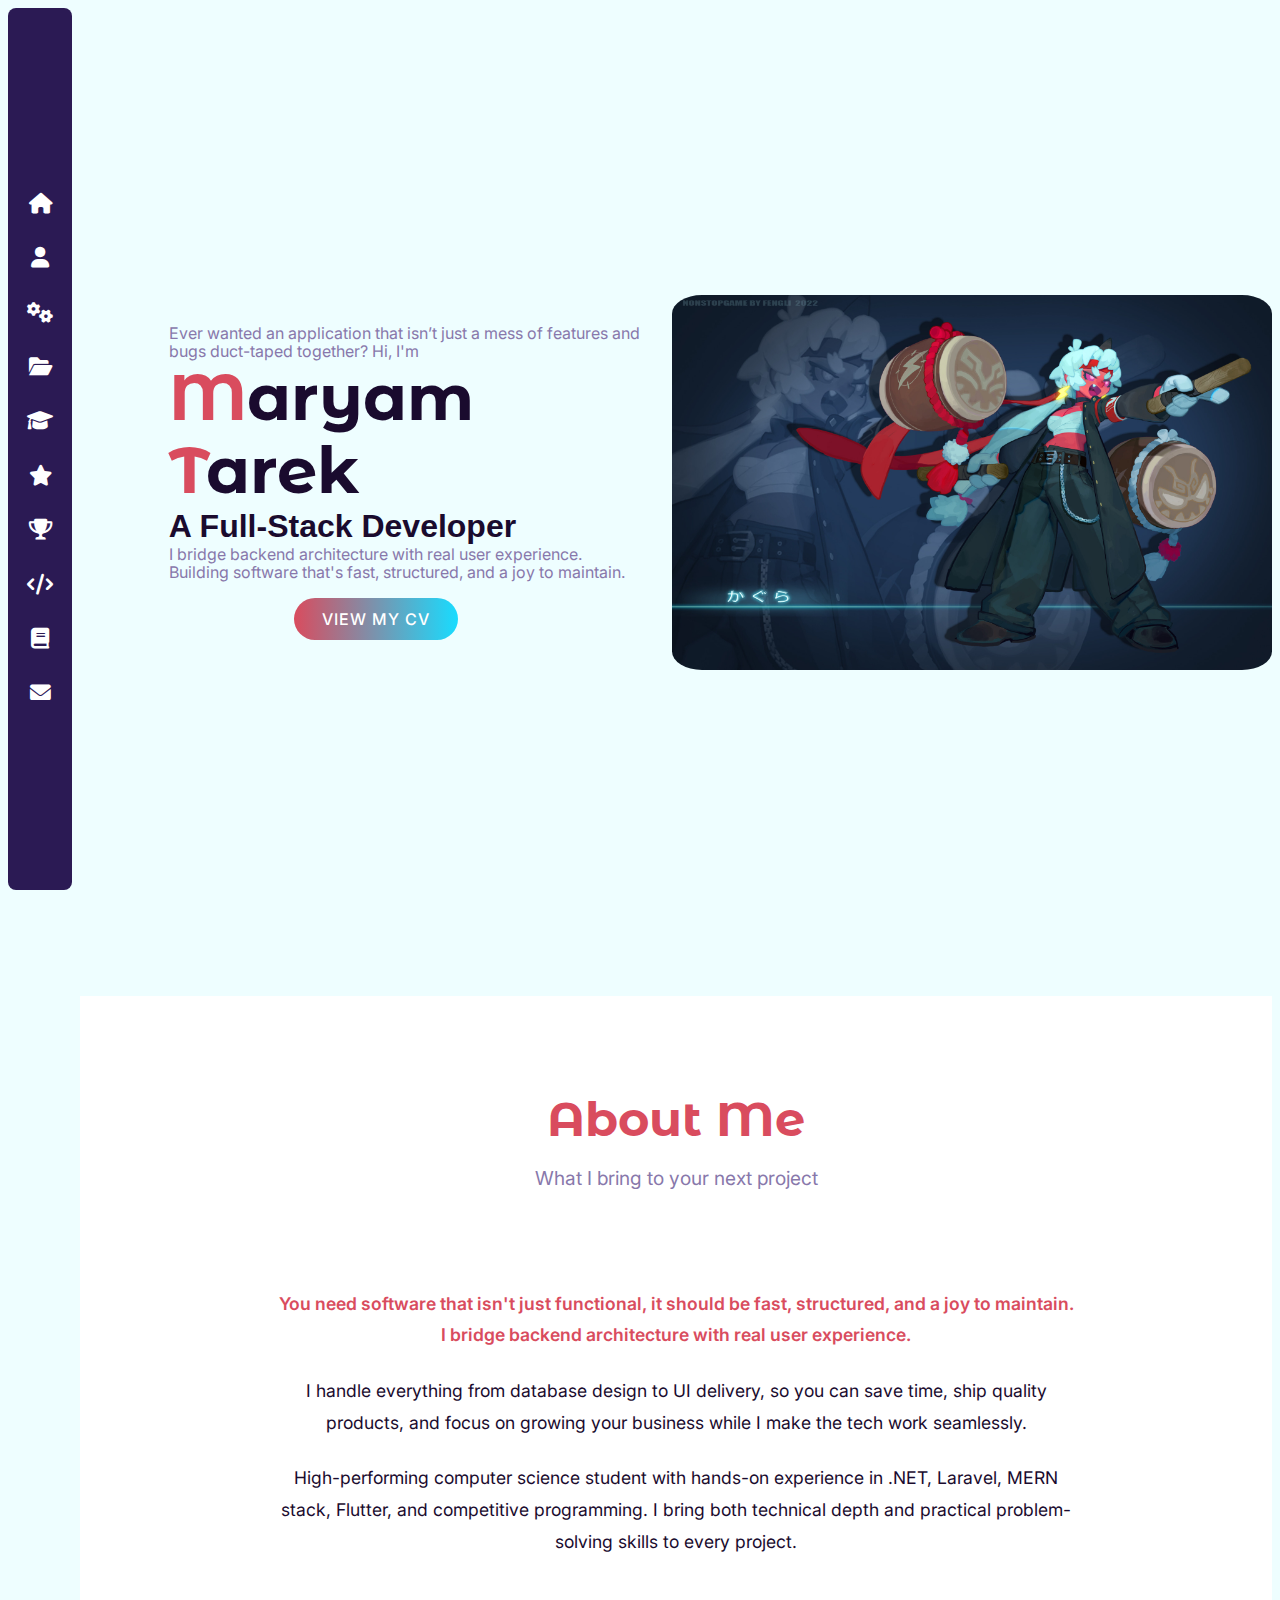
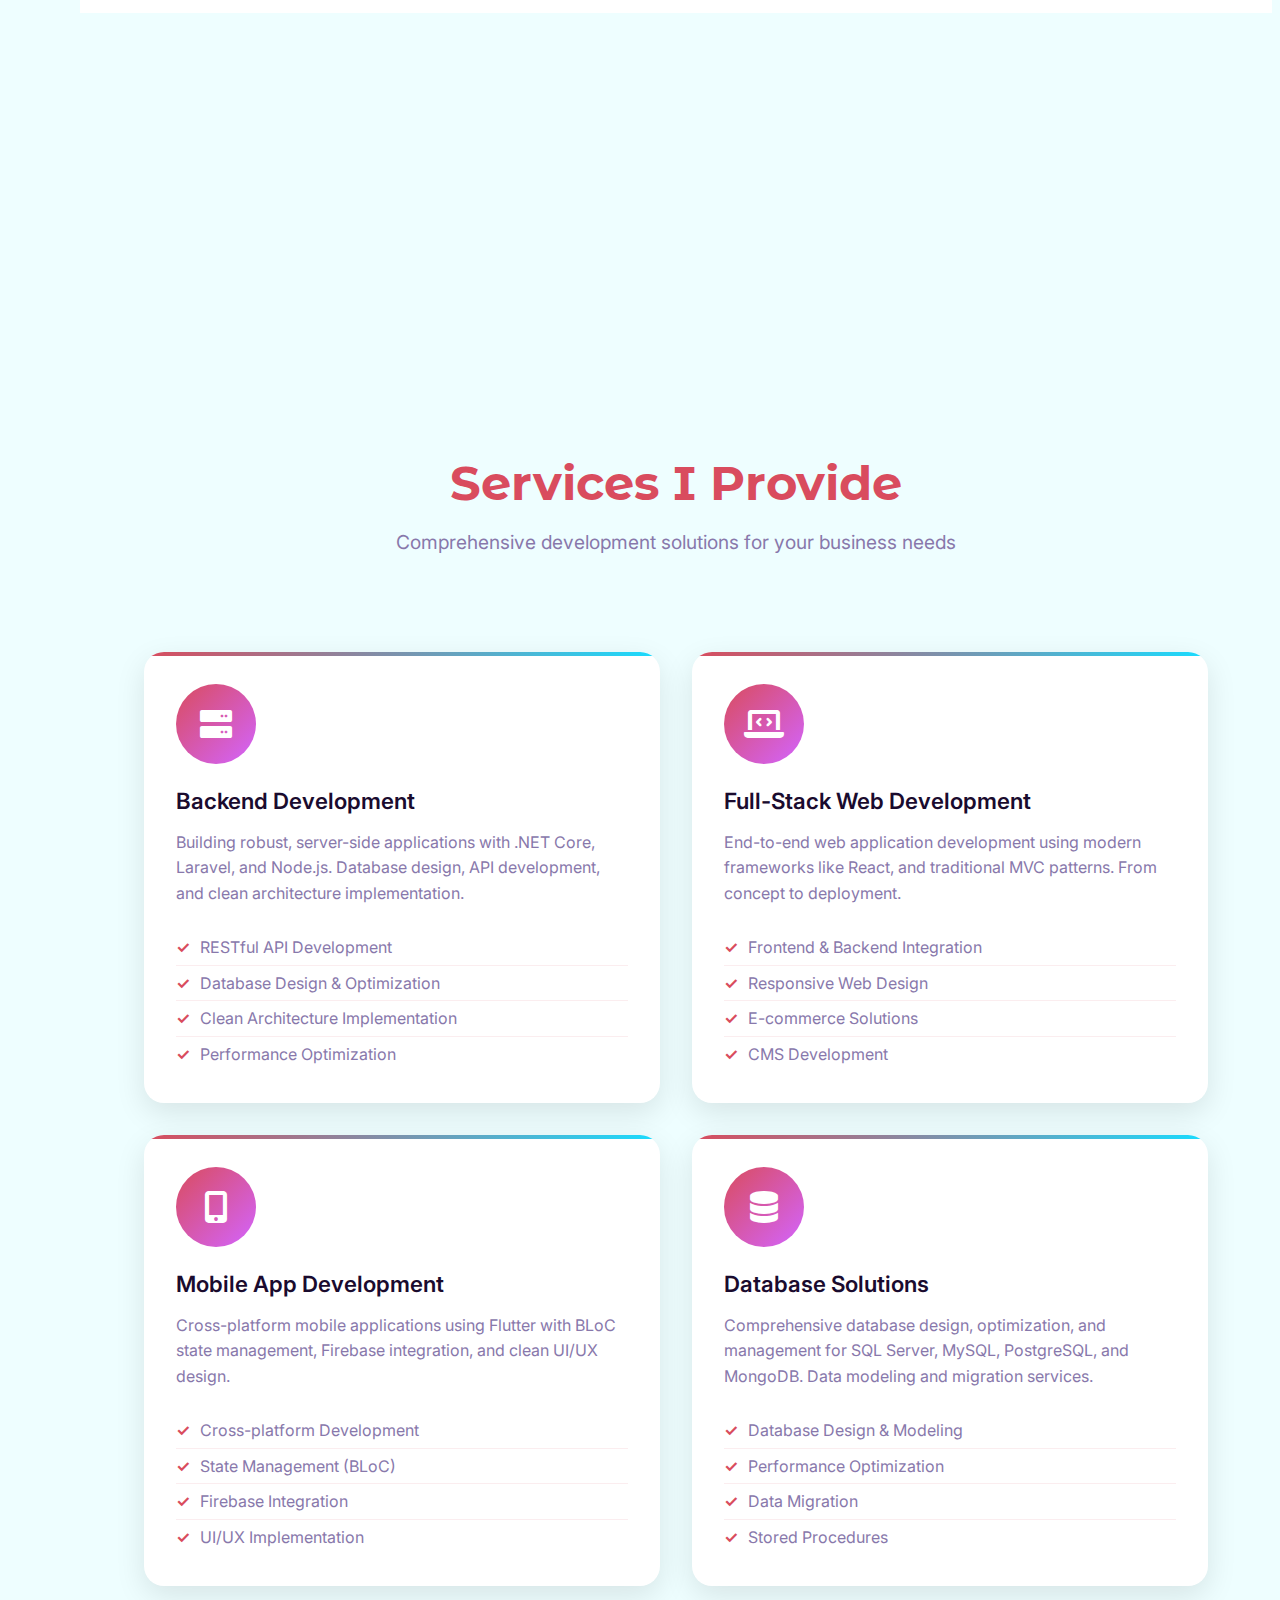
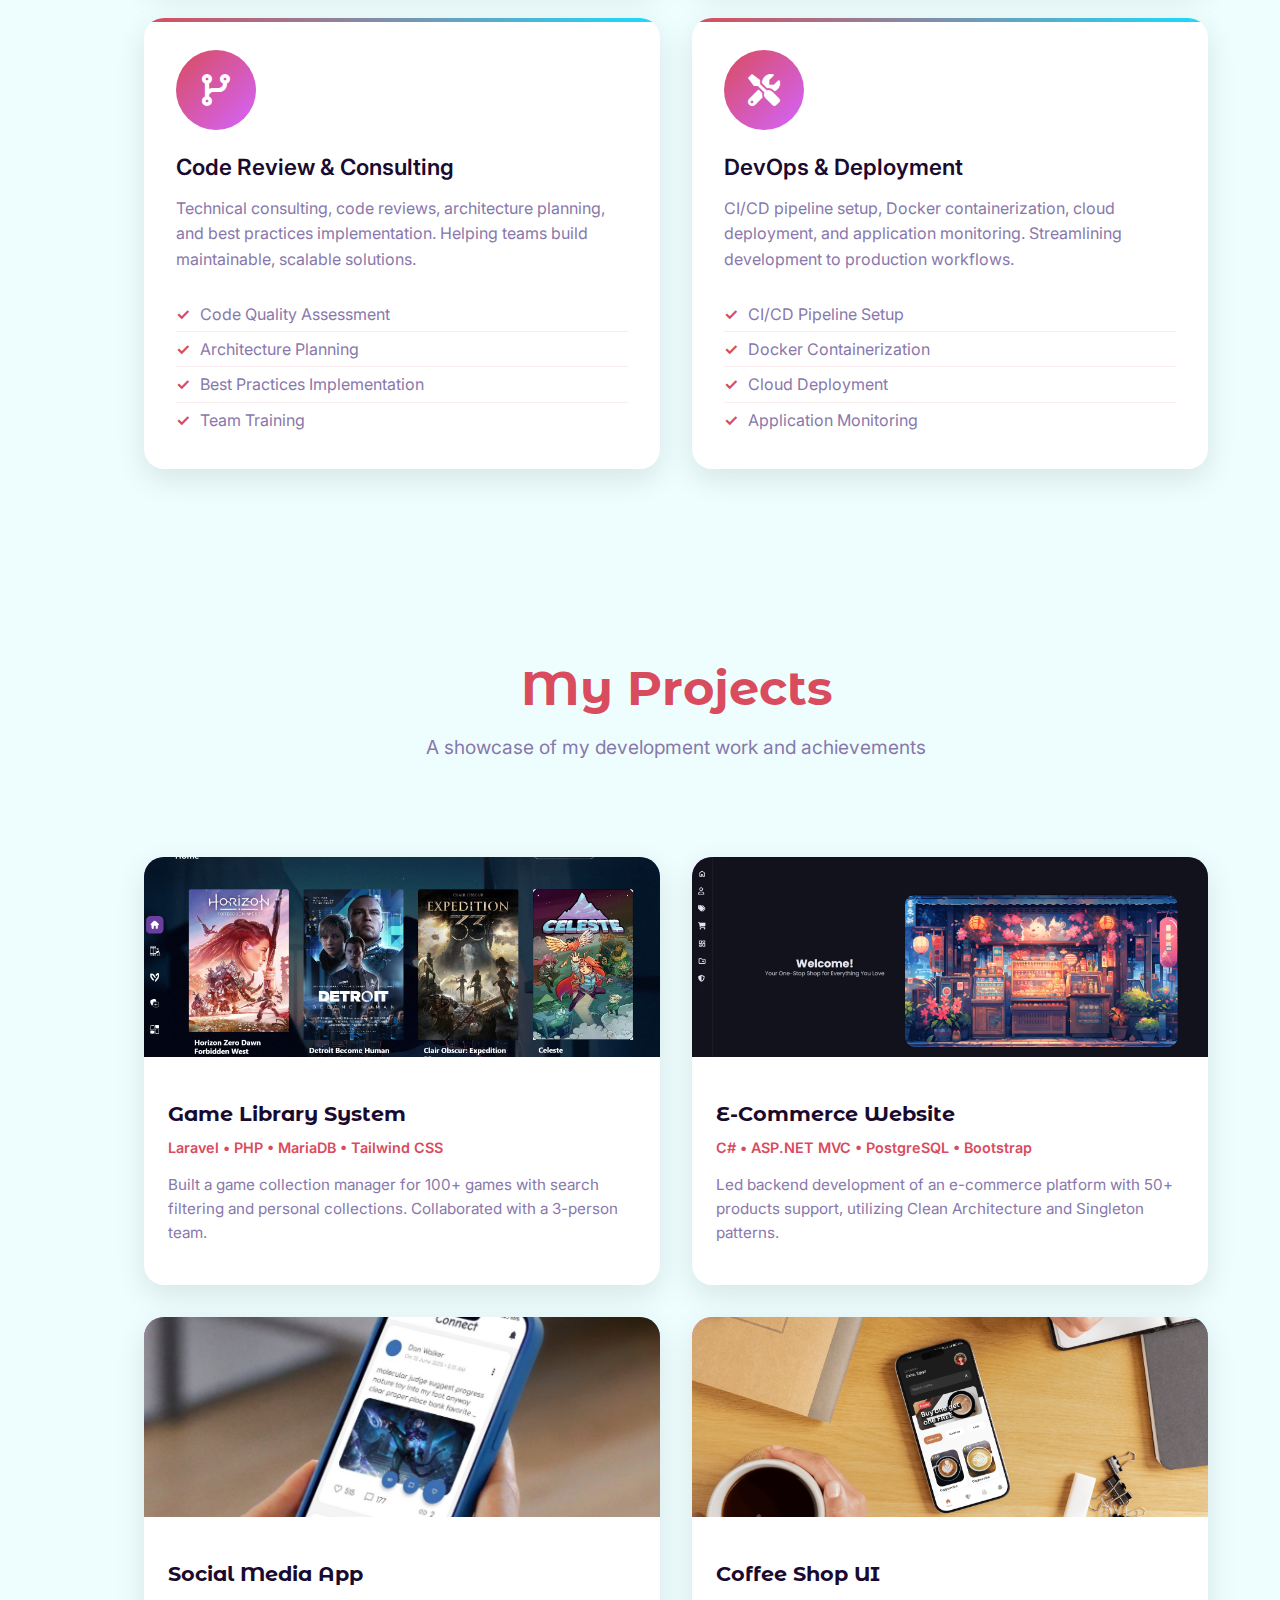
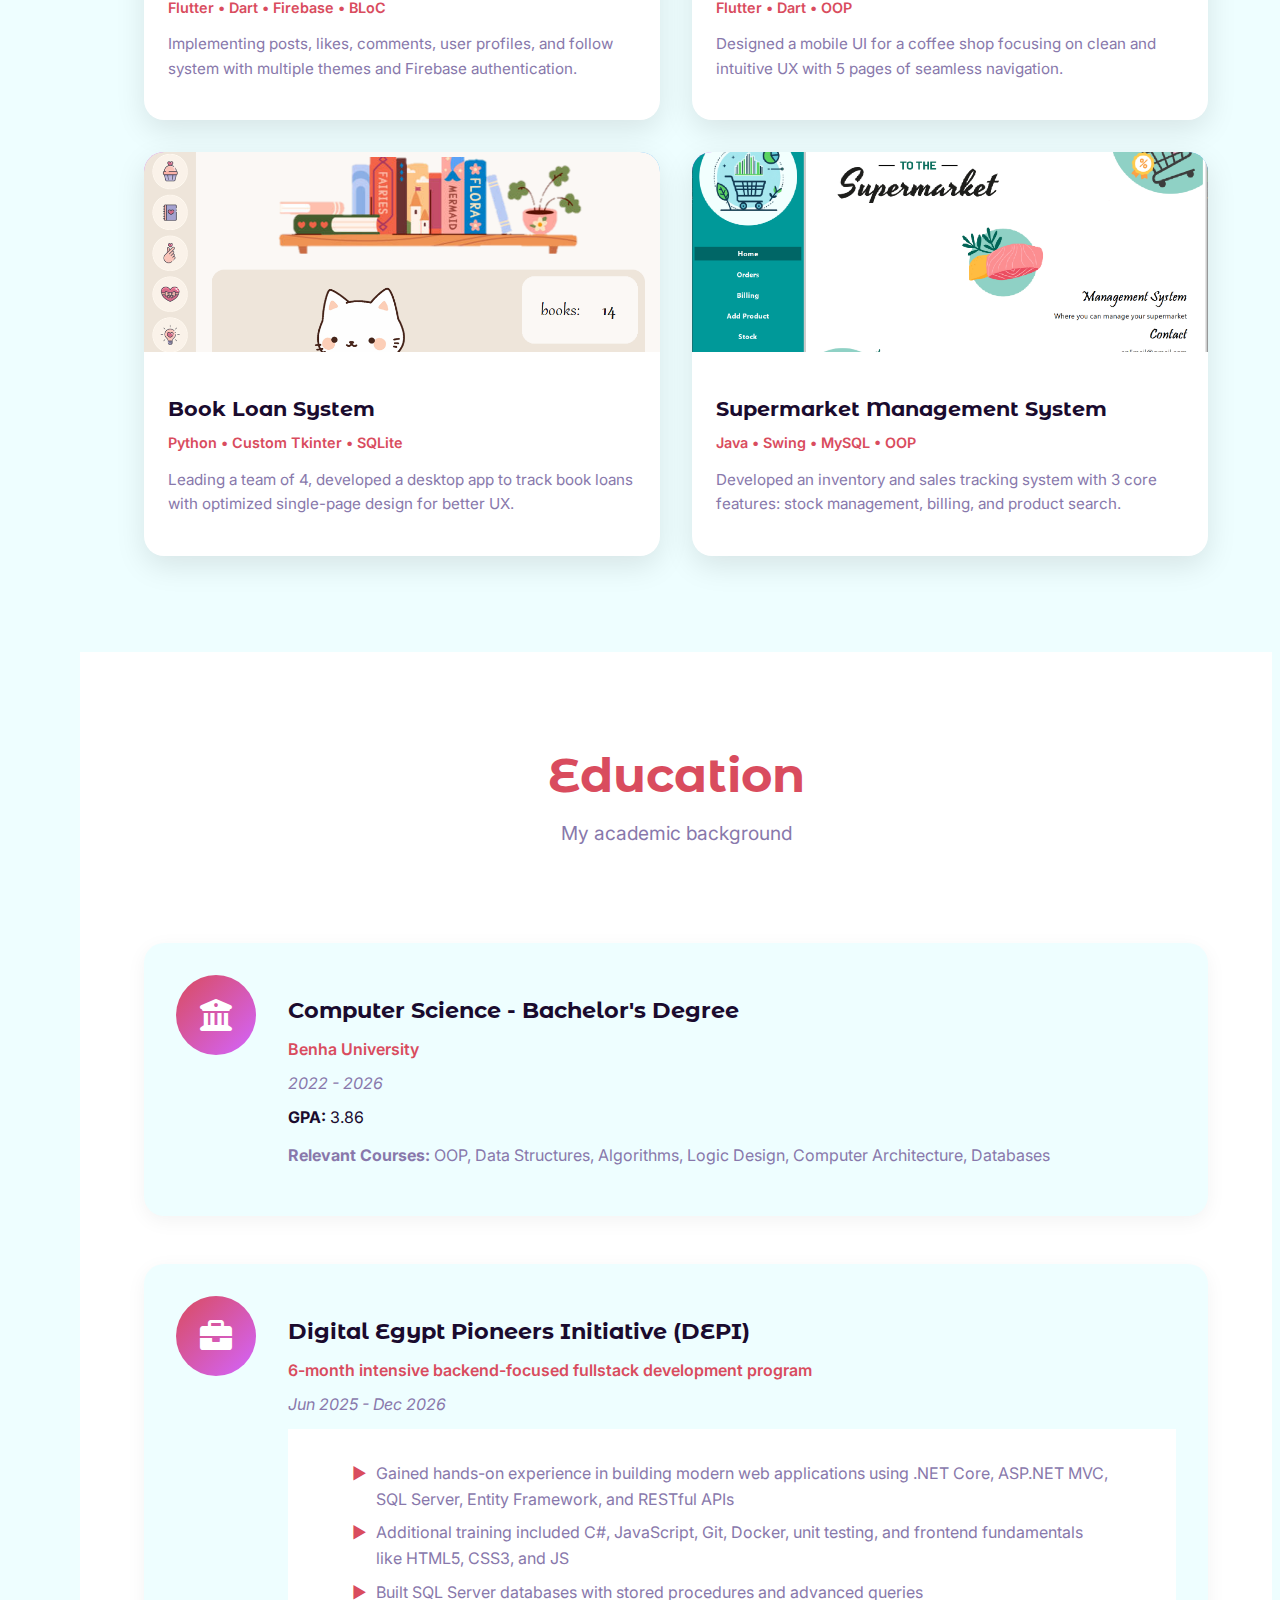
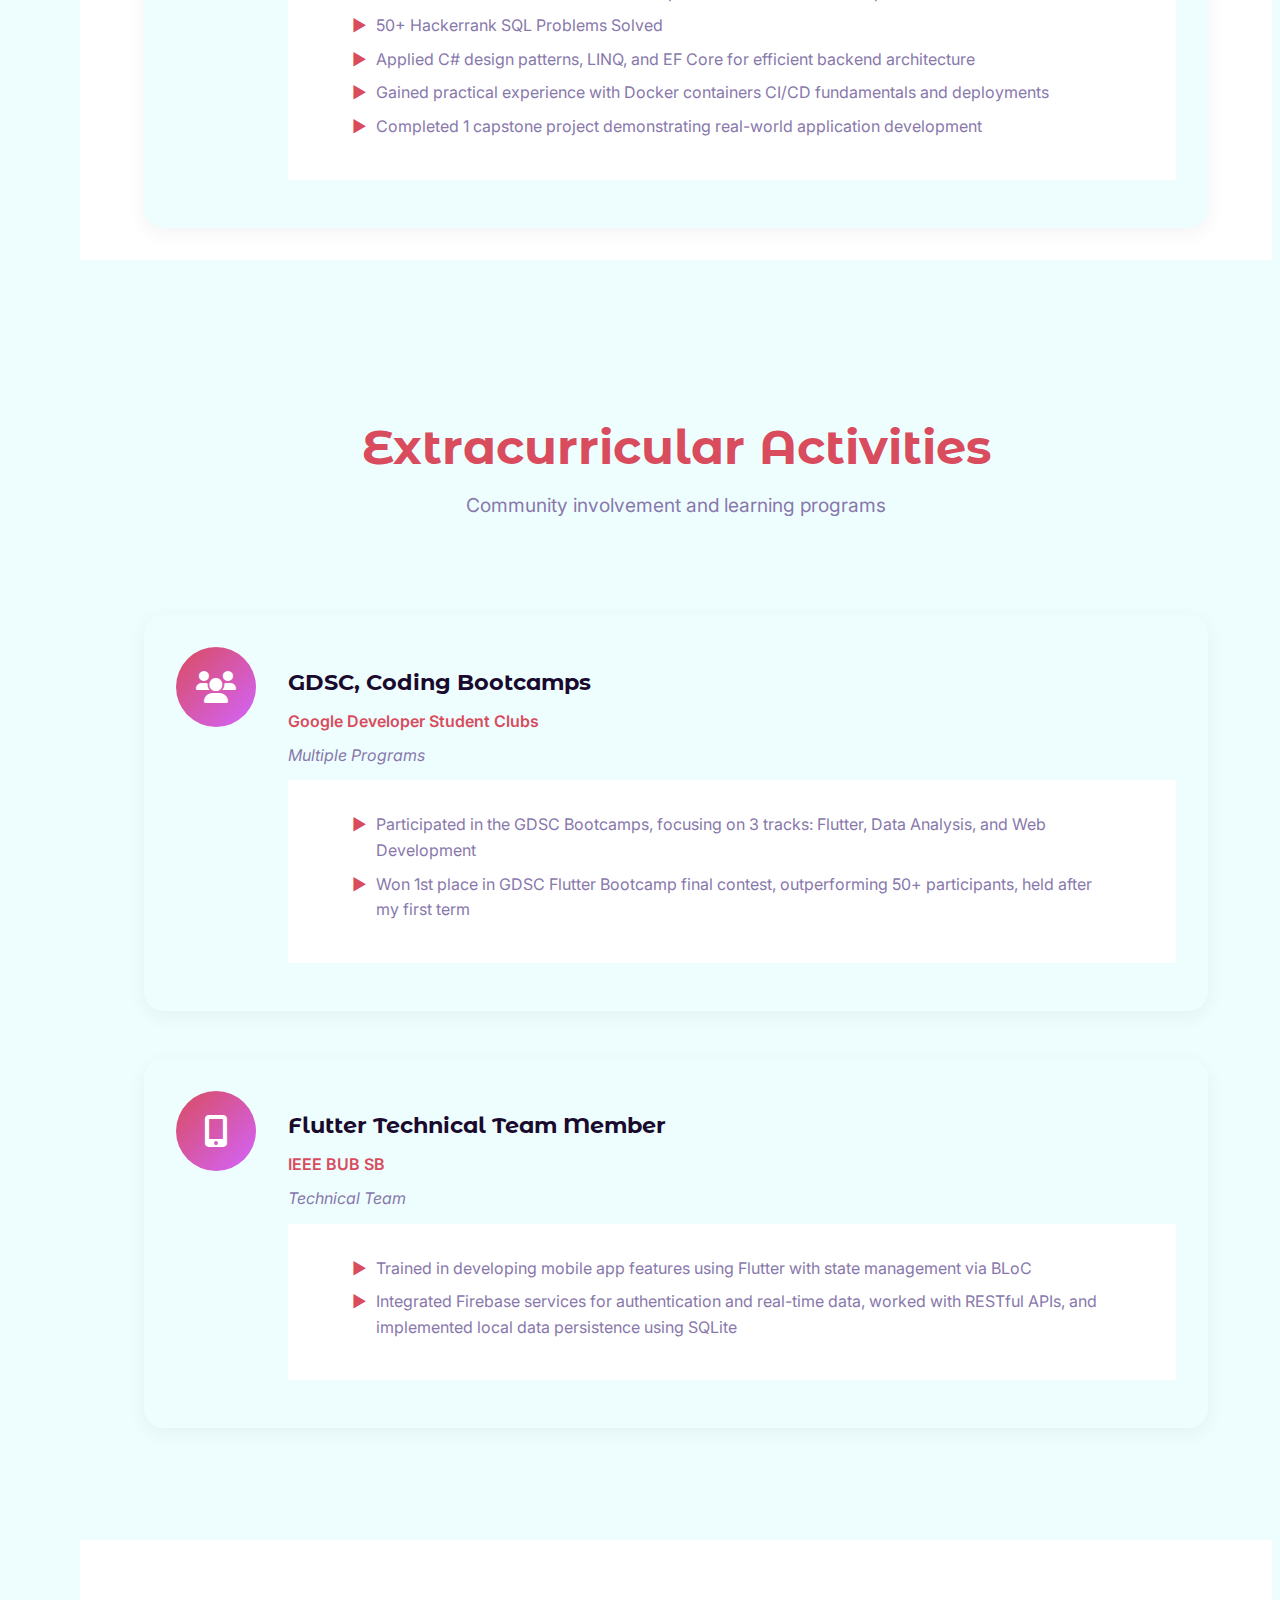
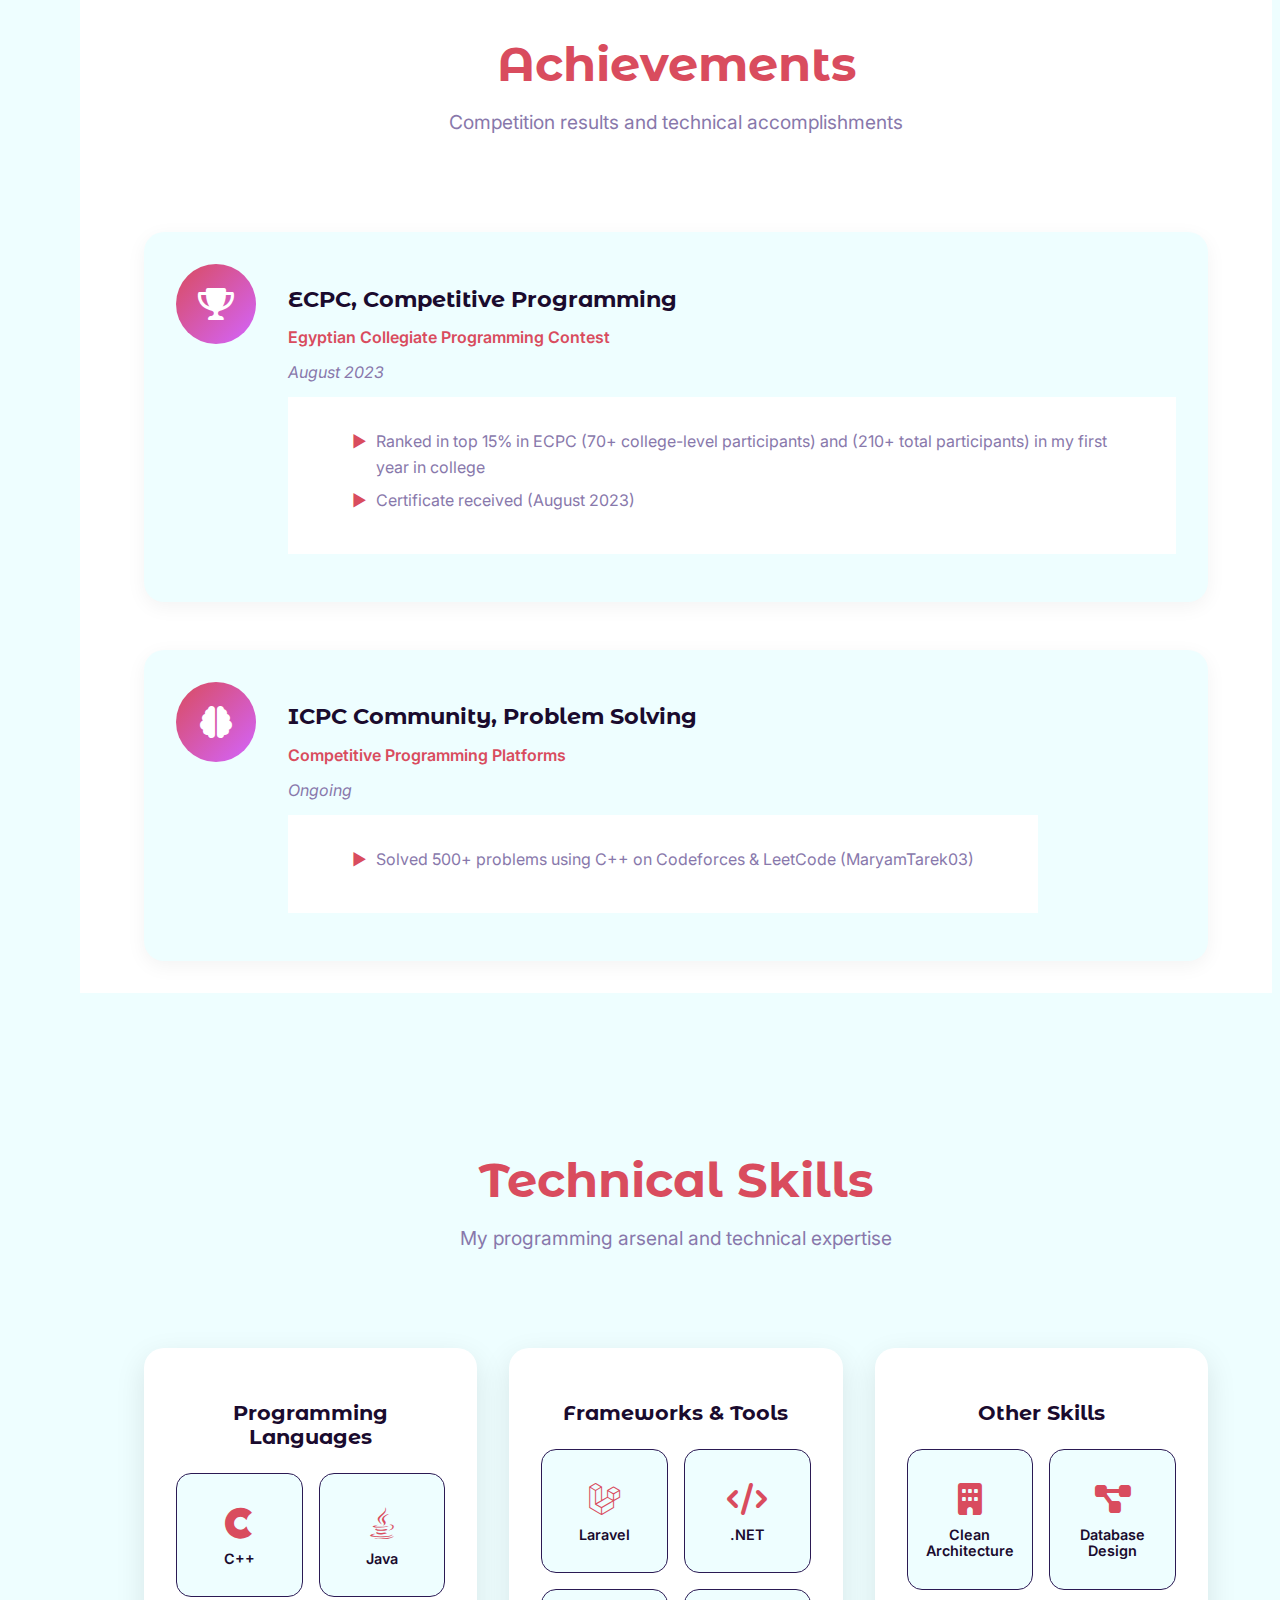
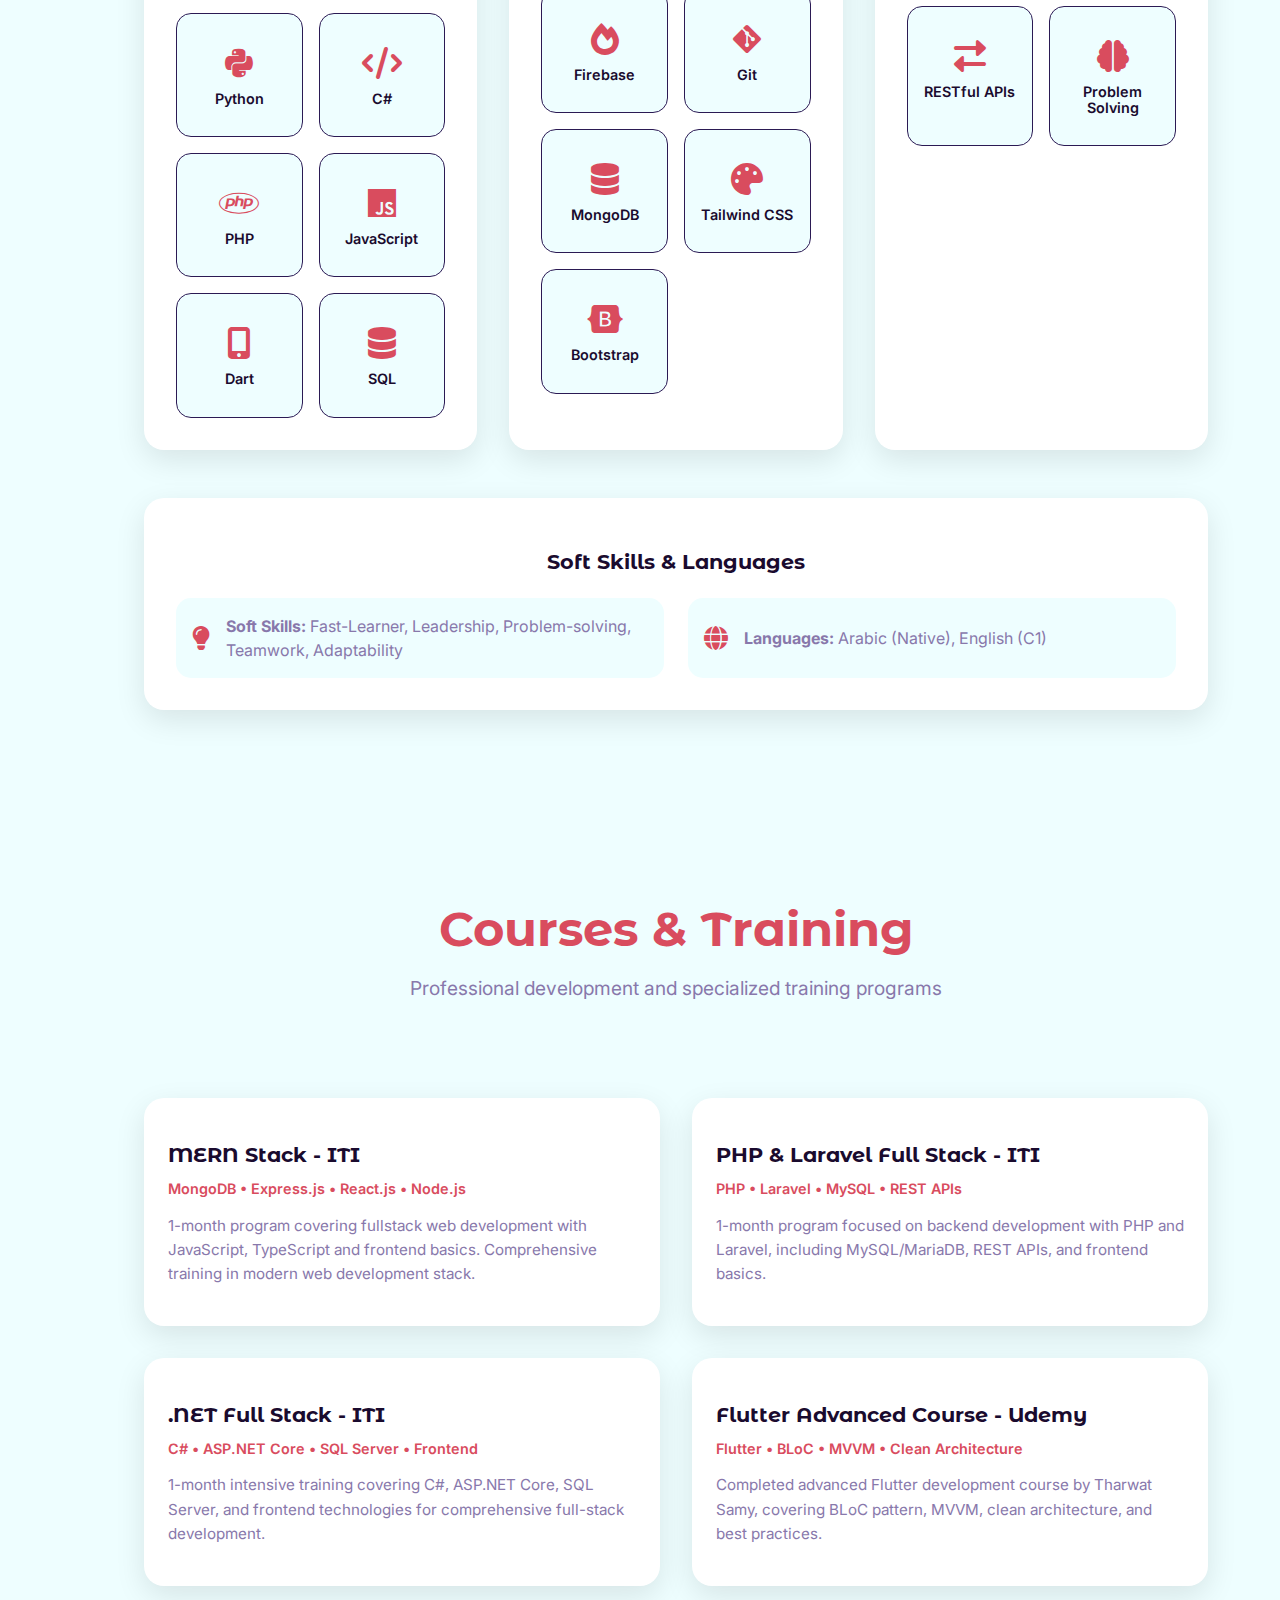
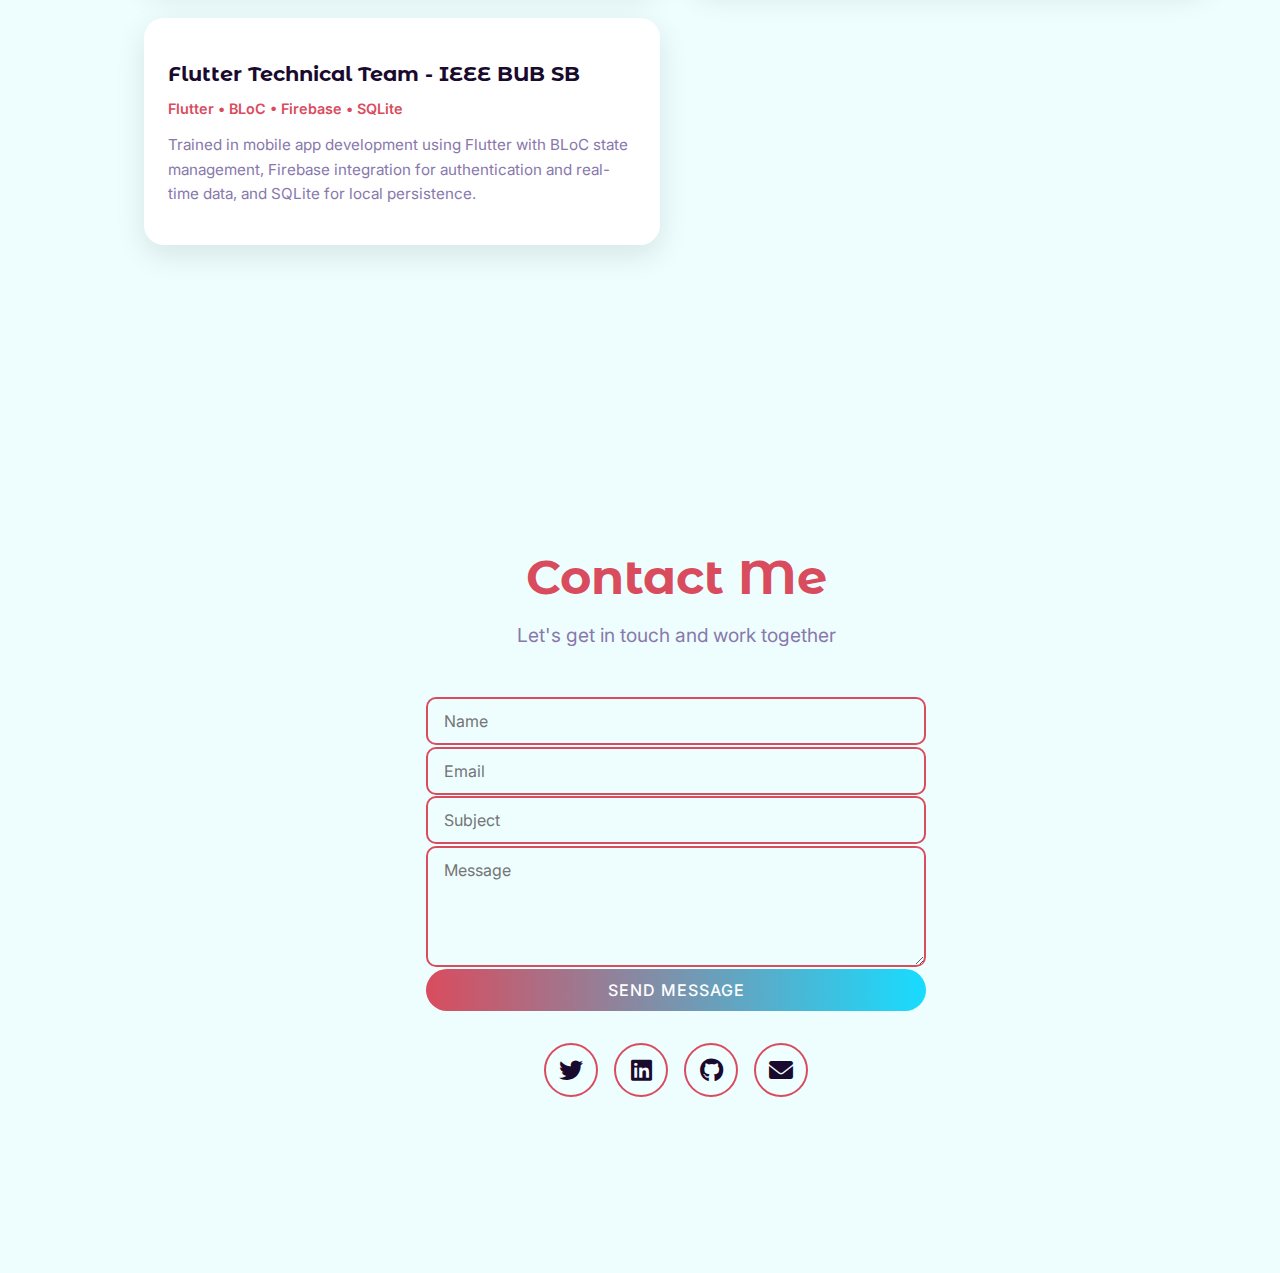
<file: Portfolio/index.html>
<!DOCTYPE html>
<html lang="en">
  <head>
    <meta charset="UTF-8" />
    <meta name="viewport" content="width=device-width, initial-scale=1.0" />
    <title>Maryam Tarek - Portfolio</title>
    <link rel="stylesheet" href="styles/reset.css" />
    <link rel="stylesheet" href="styles/style.css" />
    <link
      rel="stylesheet"
      href="https://cdnjs.cloudflare.com/ajax/libs/font-awesome/6.0.0/css/all.min.css"
    />
  </head>
  <body>
    <nav>
      <div class="web-icon"></div>
      <div class="sidebar">
        <a href="#home" class="sidebar-item">
          <i class="fas fa-home"></i>
        </a>
        <a href="#about" class="sidebar-item">
          <i class="fas fa-user"></i>
        </a>
        <a href="#services" class="sidebar-item">
          <i class="fas fa-cogs"></i>
        </a>
        <a href="#projects" class="sidebar-item">
          <i class="fas fa-folder-open"></i>
        </a>
        <a href="#education" class="sidebar-item">
          <i class="fas fa-graduation-cap"></i>
        </a>
        <a href="#activities" class="sidebar-item">
          <i class="fas fa-star"></i>
        </a>
        <a href="#achievements" class="sidebar-item">
          <i class="fas fa-trophy"></i>
        </a>
        <a href="#skills" class="sidebar-item">
          <i class="fas fa-code"></i>
        </a>
        <a href="#courses" class="sidebar-item">
          <i class="fas fa-book"></i>
        </a>
        <a href="#contact" class="sidebar-item">
          <i class="fas fa-envelope"></i>
        </a>
      </div>
    </nav>

    <main>
      <section id="home" class="section">
        <div class="home">
          <div class="home-text">
            <p>
              Ever wanted an application that isn’t just a mess of features and
              bugs duct-taped together? Hi, I'm
            </p>
            <h1><span>M</span>aryam <span>T</span>arek</h1>
            <h2>A Full-Stack Developer</h2>
            <p>
              I bridge backend architecture with real user experience. Building
              software that's fast, structured, and a joy to maintain.
            </p>
            <a
              href="MaryamTarek - Fullstack.pdf"
              target="_blank"
              type="application/pdf"
              class="btn glow-effect"
              >View My CV</a
            >
          </div>
          <div class="home-image">
            <img src="images/fengli-lee-kagura.jpg" alt="Maryam Tarek" />
          </div>
        </div>
      </section>

      <section id="about" class="section">
        <div class="about">
          <div class="page-header">
            <h1>About Me</h1>
            <p>What I bring to your next project</p>
          </div>
          <div class="about-content">
            <div class="about-text">
              <p>
                You need software that isn't just functional, it should be fast,
                structured, and a joy to maintain. I bridge backend architecture
                with real user experience.
              </p>
              <p>
                I handle everything from database design to UI delivery, so you
                can save time, ship quality products, and focus on growing your
                business while I make the tech work seamlessly.
              </p>
              <p>
                High-performing computer science student with hands-on
                experience in .NET, Laravel, MERN stack, Flutter, and
                competitive programming. I bring both technical depth and
                practical problem-solving skills to every project.
              </p>
            </div>
          </div>
        </div>
      </section>

      <section id="services" class="section">
        <div class="services">
          <div class="page-header">
            <h1>Services I Provide</h1>
            <p>Comprehensive development solutions for your business needs</p>
          </div>
          <div class="services-grid">
            <div class="service-card">
              <div class="service-icon">
                <i class="fas fa-server"></i>
              </div>
              <h3>Backend Development</h3>
              <p>
                Building robust, server-side applications with .NET Core,
                Laravel, and Node.js. Database design, API development, and
                clean architecture implementation.
              </p>
              <ul class="service-features">
                <li>RESTful API Development</li>
                <li>Database Design & Optimization</li>
                <li>Clean Architecture Implementation</li>
                <li>Performance Optimization</li>
              </ul>
            </div>

            <div class="service-card">
              <div class="service-icon">
                <i class="fas fa-laptop-code"></i>
              </div>
              <h3>Full-Stack Web Development</h3>
              <p>
                End-to-end web application development using modern frameworks
                like React, and traditional MVC patterns. From concept to
                deployment.
              </p>
              <ul class="service-features">
                <li>Frontend & Backend Integration</li>
                <li>Responsive Web Design</li>
                <li>E-commerce Solutions</li>
                <li>CMS Development</li>
              </ul>
            </div>

            <div class="service-card">
              <div class="service-icon">
                <i class="fas fa-mobile-alt"></i>
              </div>
              <h3>Mobile App Development</h3>
              <p>
                Cross-platform mobile applications using Flutter with BLoC state
                management, Firebase integration, and clean UI/UX design.
              </p>
              <ul class="service-features">
                <li>Cross-platform Development</li>
                <li>State Management (BLoC)</li>
                <li>Firebase Integration</li>
                <li>UI/UX Implementation</li>
              </ul>
            </div>

            <div class="service-card">
              <div class="service-icon">
                <i class="fas fa-database"></i>
              </div>
              <h3>Database Solutions</h3>
              <p>
                Comprehensive database design, optimization, and management for
                SQL Server, MySQL, PostgreSQL, and MongoDB. Data modeling and
                migration services.
              </p>
              <ul class="service-features">
                <li>Database Design & Modeling</li>
                <li>Performance Optimization</li>
                <li>Data Migration</li>
                <li>Stored Procedures</li>
              </ul>
            </div>

            <div class="service-card">
              <div class="service-icon">
                <i class="fas fa-code-branch"></i>
              </div>
              <h3>Code Review & Consulting</h3>
              <p>
                Technical consulting, code reviews, architecture planning, and
                best practices implementation. Helping teams build maintainable,
                scalable solutions.
              </p>
              <ul class="service-features">
                <li>Code Quality Assessment</li>
                <li>Architecture Planning</li>
                <li>Best Practices Implementation</li>
                <li>Team Training</li>
              </ul>
            </div>

            <div class="service-card">
              <div class="service-icon">
                <i class="fas fa-tools"></i>
              </div>
              <h3>DevOps & Deployment</h3>
              <p>
                CI/CD pipeline setup, Docker containerization, cloud deployment,
                and application monitoring. Streamlining development to
                production workflows.
              </p>
              <ul class="service-features">
                <li>CI/CD Pipeline Setup</li>
                <li>Docker Containerization</li>
                <li>Cloud Deployment</li>
                <li>Application Monitoring</li>
              </ul>
            </div>
          </div>
        </div>
      </section>

      <section id="projects" class="section">
        <div class="projects">
          <div class="page-header">
            <h1>My Projects</h1>
            <p>A showcase of my development work and achievements</p>
          </div>
          <div class="projects-grid">
            <div class="project-card">
              <div class="project-image">
                <img src="images/GameLibrary.png" alt="Game Library System" />
                <div class="project-overlay">
                  <div class="project-links">
                    <a
                      href="https://github.com/MaryamTarek03/game_library_laravel_v0"
                      class="project-link"
                      ><i class="fab fa-github"></i
                    ></a>
                    <a href="#" class="project-link"
                      ><i class="fas fa-external-link-alt"></i
                    ></a>
                  </div>
                </div>
              </div>
              <div class="project-content">
                <h3>Game Library System</h3>
                <p class="project-tech">
                  Laravel • PHP • MariaDB • Tailwind CSS
                </p>
                <p class="project-description">
                  Built a game collection manager for 100+ games with search
                  filtering and personal collections. Collaborated with a
                  3-person team.
                </p>
              </div>
            </div>

            <div class="project-card">
              <div class="project-image">
                <img src="images/E-Commerce.png" alt="E-Commerce Website" />
                <div class="project-overlay">
                  <div class="project-links">
                    <a
                      href="https://github.com/MaryamTarek03/E-Commerce_.NET_iTi_2024"
                      class="project-link"
                      ><i class="fab fa-github"></i
                    ></a>
                    <a href="" class="project-link"
                      ><i class="fas fa-external-link-alt"></i
                    ></a>
                  </div>
                </div>
              </div>
              <div class="project-content">
                <h3>E-Commerce Website</h3>
                <p class="project-tech">
                  C# • ASP.NET MVC • PostgreSQL • Bootstrap
                </p>
                <p class="project-description">
                  Led backend development of an e-commerce platform with 50+
                  products support, utilizing Clean Architecture and Singleton
                  patterns.
                </p>
              </div>
            </div>

            <div class="project-card">
              <div class="project-image">
                <img src="images/SocialMedia.jpg" alt="Social Media App" />
                <div class="project-overlay">
                  <div class="project-links">
                    <a
                      href="https://github.com/MaryamTarek03/Social-App"
                      class="project-link"
                      ><i class="fab fa-github"></i
                    ></a>
                    <a href="#" class="project-link"
                      ><i class="fas fa-external-link-alt"></i
                    ></a>
                  </div>
                </div>
              </div>
              <div class="project-content">
                <h3>Social Media App</h3>
                <p class="project-tech">Flutter • Dart • Firebase • BLoC</p>
                <p class="project-description">
                  Implementing posts, likes, comments, user profiles, and follow
                  system with multiple themes and Firebase authentication.
                </p>
              </div>
            </div>

            <div class="project-card">
              <div class="project-image">
                <img src="images/CoffeeShop1.png" alt="Coffee Shop UI" />
                <div class="project-overlay">
                  <div class="project-links">
                    <a
                      href="https://github.com/MaryamTarek03/Coffee-Shop"
                      class="project-link"
                      ><i class="fab fa-github"></i
                    ></a>
                    <a href="#" class="project-link"
                      ><i class="fas fa-external-link-alt"></i
                    ></a>
                  </div>
                </div>
              </div>
              <div class="project-content">
                <h3>Coffee Shop UI</h3>
                <p class="project-tech">Flutter • Dart • OOP</p>
                <p class="project-description">
                  Designed a mobile UI for a coffee shop focusing on clean and
                  intuitive UX with 5 pages of seamless navigation.
                </p>
              </div>
            </div>

            <div class="project-card">
              <div class="project-image">
                <img src="images/PythonLibrary.png" alt="Book Loan System" />
                <div class="project-overlay">
                  <div class="project-links">
                    <a
                      href="https://github.com/MaryamTarek03/python-library-system"
                      class="project-link"
                      ><i class="fab fa-github"></i
                    ></a>
                    <a href="#" class="project-link"
                      ><i class="fas fa-external-link-alt"></i
                    ></a>
                  </div>
                </div>
              </div>
              <div class="project-content">
                <h3>Book Loan System</h3>
                <p class="project-tech">Python • Custom Tkinter • SQLite</p>
                <p class="project-description">
                  Leading a team of 4, developed a desktop app to track book
                  loans with optimized single-page design for better UX.
                </p>
              </div>
            </div>

            <div class="project-card">
              <div class="project-image">
                <img
                  src="images/Supermarket.png"
                  alt="Supermarket Management System"
                />
                <div class="project-overlay">
                  <div class="project-links">
                    <a
                      href="https://github.com/MaryamTarek03/Supermarket-Management-System"
                      class="project-link"
                      ><i class="fab fa-github"></i
                    ></a>
                    <a href="#" class="project-link"
                      ><i class="fas fa-external-link-alt"></i
                    ></a>
                  </div>
                </div>
              </div>
              <div class="project-content">
                <h3>Supermarket Management System</h3>
                <p class="project-tech">Java • Swing • MySQL • OOP</p>
                <p class="project-description">
                  Developed an inventory and sales tracking system with 3 core
                  features: stock management, billing, and product search.
                </p>
              </div>
            </div>
          </div>
        </div>
      </section>

      <section id="education" class="section">
        <div class="education">
          <div class="page-header">
            <h1>Education</h1>
            <p>My academic background</p>
          </div>
          <div class="education-content">
            <div class="education-item">
              <div class="education-icon">
                <i class="fas fa-university"></i>
              </div>
              <div class="education-details">
                <h3>Computer Science - Bachelor's Degree</h3>
                <p class="university">Benha University</p>
                <p class="duration">2022 - 2026</p>
                <p class="gpa"><strong>GPA:</strong> 3.86</p>
                <p class="courses">
                  <strong>Relevant Courses:</strong> OOP, Data Structures,
                  Algorithms, Logic Design, Computer Architecture, Databases
                </p>
              </div>
            </div>

            <div class="education-item">
              <div class="education-icon">
                <i class="fas fa-briefcase"></i>
              </div>
              <div class="education-details">
                <h3>Digital Egypt Pioneers Initiative (DEPI)</h3>
                <p class="university">
                  6-month intensive backend-focused fullstack development
                  program
                </p>
                <p class="duration">Jun 2025 - Dec 2026</p>
                <ul class="achievements">
                  <li>
                    Gained hands-on experience in building modern web
                    applications using .NET Core, ASP.NET MVC, SQL Server,
                    Entity Framework, and RESTful APIs
                  </li>
                  <li>
                    Additional training included C#, JavaScript, Git, Docker,
                    unit testing, and frontend fundamentals like HTML5, CSS3,
                    and JS
                  </li>
                  <li>
                    Built SQL Server databases with stored procedures and
                    advanced queries
                  </li>
                  <li>50+ Hackerrank SQL Problems Solved</li>
                  <li>
                    Applied C# design patterns, LINQ, and EF Core for efficient
                    backend architecture
                  </li>
                  <li>
                    Gained practical experience with Docker containers CI/CD
                    fundamentals and deployments
                  </li>
                  <li>
                    Completed 1 capstone project demonstrating real-world
                    application development
                  </li>
                </ul>
              </div>
            </div>
          </div>
        </div>
      </section>

      <section id="activities" class="section">
        <div class="activities">
          <div class="page-header">
            <h1>Extracurricular Activities</h1>
            <p>Community involvement and learning programs</p>
          </div>
          <div class="education-content">
            <div class="education-item">
              <div class="education-icon">
                <i class="fas fa-users"></i>
              </div>
              <div class="education-details">
                <h3>GDSC, Coding Bootcamps</h3>
                <p class="university">Google Developer Student Clubs</p>
                <p class="duration">Multiple Programs</p>
                <ul class="achievements">
                  <li>
                    Participated in the GDSC Bootcamps, focusing on 3 tracks:
                    Flutter, Data Analysis, and Web Development
                  </li>
                  <li>
                    Won 1st place in GDSC Flutter Bootcamp final contest,
                    outperforming 50+ participants, held after my first term
                  </li>
                </ul>
              </div>
            </div>

            <div class="education-item">
              <div class="education-icon">
                <i class="fas fa-mobile-alt"></i>
              </div>
              <div class="education-details">
                <h3>Flutter Technical Team Member</h3>
                <p class="university">IEEE BUB SB</p>
                <p class="duration">Technical Team</p>
                <ul class="achievements">
                  <li>
                    Trained in developing mobile app features using Flutter with
                    state management via BLoC
                  </li>
                  <li>
                    Integrated Firebase services for authentication and
                    real-time data, worked with RESTful APIs, and implemented
                    local data persistence using SQLite
                  </li>
                </ul>
              </div>
            </div>
          </div>
        </div>
      </section>

      <section id="achievements" class="section">
        <div class="achievements">
          <div class="page-header">
            <h1>Achievements</h1>
            <p>Competition results and technical accomplishments</p>
          </div>
          <div class="education-content">
            <div class="education-item">
              <div class="education-icon">
                <i class="fas fa-trophy"></i>
              </div>
              <div class="education-details">
                <h3>ECPC, Competitive Programming</h3>
                <p class="university">
                  Egyptian Collegiate Programming Contest
                </p>
                <p class="duration">August 2023</p>
                <ul class="achievements">
                  <li>
                    Ranked in top 15% in ECPC (70+ college-level participants)
                    and (210+ total participants) in my first year in college
                  </li>
                  <li>Certificate received (August 2023)</li>
                </ul>
              </div>
            </div>

            <div class="education-item">
              <div class="education-icon">
                <i class="fas fa-brain"></i>
              </div>
              <div class="education-details">
                <h3>ICPC Community, Problem Solving</h3>
                <p class="university">Competitive Programming Platforms</p>
                <p class="duration">Ongoing</p>
                <ul class="achievements">
                  <li>
                    Solved 500+ problems using C++ on Codeforces & LeetCode
                    (MaryamTarek03)
                  </li>
                </ul>
              </div>
            </div>
          </div>
        </div>
      </section>

      <section id="skills" class="section">
        <div class="skills">
          <div class="page-header">
            <h1>Technical Skills</h1>
            <p>My programming arsenal and technical expertise</p>
          </div>
          <div class="skills-grid">
            <div class="skill-category">
              <h3>Programming Languages</h3>
              <div class="tech-inventory">
                <div class="inventory-item">
                  <div class="item-icon">
                    <i class="fab fa-cuttlefish"></i>
                  </div>
                  <div class="item-name">C++</div>
                </div>
                <div class="inventory-item">
                  <div class="item-icon"><i class="fab fa-java"></i></div>
                  <div class="item-name">Java</div>
                </div>
                <div class="inventory-item">
                  <div class="item-icon"><i class="fab fa-python"></i></div>
                  <div class="item-name">Python</div>
                </div>
                <div class="inventory-item">
                  <div class="item-icon"><i class="fas fa-code"></i></div>
                  <div class="item-name">C#</div>
                </div>
                <div class="inventory-item">
                  <div class="item-icon"><i class="fab fa-php"></i></div>
                  <div class="item-name">PHP</div>
                </div>
                <div class="inventory-item">
                  <div class="item-icon"><i class="fab fa-js"></i></div>
                  <div class="item-name">JavaScript</div>
                </div>
                <div class="inventory-item">
                  <div class="item-icon">
                    <i class="fas fa-mobile-alt"></i>
                  </div>
                  <div class="item-name">Dart</div>
                </div>
                <div class="inventory-item">
                  <div class="item-icon">
                    <i class="fas fa-database"></i>
                  </div>
                  <div class="item-name">SQL</div>
                </div>
              </div>
            </div>
            <div class="skill-category">
              <h3>Frameworks & Tools</h3>
              <div class="tech-inventory">
                <div class="inventory-item">
                  <div class="item-icon">
                    <i class="fab fa-laravel"></i>
                  </div>
                  <div class="item-name">Laravel</div>
                </div>
                <div class="inventory-item">
                  <div class="item-icon"><i class="fas fa-code"></i></div>
                  <div class="item-name">.NET</div>
                </div>
                <div class="inventory-item">
                  <div class="item-icon"><i class="fas fa-fire"></i></div>
                  <div class="item-name">Firebase</div>
                </div>
                <div class="inventory-item">
                  <div class="item-icon">
                    <i class="fab fa-git-alt"></i>
                  </div>
                  <div class="item-name">Git</div>
                </div>
                <div class="inventory-item">
                  <div class="item-icon">
                    <i class="fas fa-database"></i>
                  </div>
                  <div class="item-name">MongoDB</div>
                </div>
                <div class="inventory-item">
                  <div class="item-icon">
                    <i class="fas fa-palette"></i>
                  </div>
                  <div class="item-name">Tailwind CSS</div>
                </div>
                <div class="inventory-item">
                  <div class="item-icon">
                    <i class="fab fa-bootstrap"></i>
                  </div>
                  <div class="item-name">Bootstrap</div>
                </div>
              </div>
            </div>
            <div class="skill-category">
              <h3>Other Skills</h3>
              <div class="tech-inventory">
                <div class="inventory-item">
                  <div class="item-icon">
                    <i class="fas fa-building"></i>
                  </div>
                  <div class="item-name">Clean Architecture</div>
                </div>
                <div class="inventory-item">
                  <div class="item-icon">
                    <i class="fas fa-project-diagram"></i>
                  </div>
                  <div class="item-name">Database Design</div>
                </div>
                <div class="inventory-item">
                  <div class="item-icon">
                    <i class="fas fa-exchange-alt"></i>
                  </div>
                  <div class="item-name">RESTful APIs</div>
                </div>
                <div class="inventory-item">
                  <div class="item-icon"><i class="fas fa-brain"></i></div>
                  <div class="item-name">Problem Solving</div>
                </div>
              </div>
            </div>
          </div>

          <div class="soft-skills-section">
            <h3>Soft Skills & Languages</h3>
            <div class="soft-skills-grid">
              <div class="soft-skill-item">
                <i class="fas fa-lightbulb"></i>
                <span
                  ><strong>Soft Skills:</strong> Fast-Learner, Leadership,
                  Problem-solving, Teamwork, Adaptability</span
                >
              </div>
              <div class="soft-skill-item">
                <i class="fas fa-globe"></i>
                <span
                  ><strong>Languages:</strong> Arabic (Native), English
                  (C1)</span
                >
              </div>
            </div>
          </div>
        </div>
      </section>

      <section id="courses" class="section">
        <div class="projects">
          <div class="page-header">
            <h1>Courses & Training</h1>
            <p>Professional development and specialized training programs</p>
          </div>
          <div class="projects-grid">
            <div class="project-card">
              <div class="project-content">
                <h3>MERN Stack - ITI</h3>
                <p class="project-tech">
                  MongoDB • Express.js • React.js • Node.js
                </p>
                <p class="project-description">
                  1-month program covering fullstack web development with
                  JavaScript, TypeScript and frontend basics. Comprehensive
                  training in modern web development stack.
                </p>
              </div>
            </div>

            <div class="project-card">
              <div class="project-content">
                <h3>PHP & Laravel Full Stack - ITI</h3>
                <p class="project-tech">PHP • Laravel • MySQL • REST APIs</p>
                <p class="project-description">
                  1-month program focused on backend development with PHP and
                  Laravel, including MySQL/MariaDB, REST APIs, and frontend
                  basics.
                </p>
              </div>
            </div>

            <div class="project-card">
              <div class="project-content">
                <h3>.NET Full Stack - ITI</h3>
                <p class="project-tech">
                  C# • ASP.NET Core • SQL Server • Frontend
                </p>
                <p class="project-description">
                  1-month intensive training covering C#, ASP.NET Core, SQL
                  Server, and frontend technologies for comprehensive full-stack
                  development.
                </p>
              </div>
            </div>

            <div class="project-card">
              <div class="project-content">
                <h3>Flutter Advanced Course - Udemy</h3>
                <p class="project-tech">
                  Flutter • BLoC • MVVM • Clean Architecture
                </p>
                <p class="project-description">
                  Completed advanced Flutter development course by Tharwat Samy,
                  covering BLoC pattern, MVVM, clean architecture, and best
                  practices.
                </p>
              </div>
            </div>

            <div class="project-card">
              <div class="project-content">
                <h3>Flutter Technical Team - IEEE BUB SB</h3>
                <p class="project-tech">Flutter • BLoC • Firebase • SQLite</p>
                <p class="project-description">
                  Trained in mobile app development using Flutter with BLoC
                  state management, Firebase integration for authentication and
                  real-time data, and SQLite for local persistence.
                </p>
              </div>
            </div>
          </div>
        </div>
      </section>

      <section id="contact" class="section">
        <div class="contact-us">
          <div class="page-header">
            <h1>Contact Me</h1>
            <p>Let's get in touch and work together</p>
          </div>
          <form class="contact-form" action="mailto:maryamtarek.dev@gmail.com">
            <input
              type="text"
              class="form-control"
              id="name"
              placeholder="Name"
              required
            />
            <div class="form-group">
              <input
                type="email"
                class="form-control"
                id="email"
                placeholder="Email"
                required
              />
            </div>
            <input
              type="text"
              class="form-control"
              id="subject"
              placeholder="Subject"
              required
            />
            <textarea
              class="form-control"
              id="message"
              placeholder="Message"
              rows="5"
              required
            ></textarea>
            <button type="submit" class="btn glow-effect">Send Message</button>
          </form>
          <div class="social-media">
            <div class="social-icons">
              <a href="https://x.com/MaryamTarekDev" class="contact-link">
                <i class="fab fa-twitter"></i>
              </a>
              <a
                href="https://www.linkedin.com/in/maryam-tarek-11531425a/"
                class="contact-link"
              >
                <i class="fab fa-linkedin"></i>
              </a>
              <a href="https://github.com/maryamtarek03" class="contact-link">
                <i class="fab fa-github"></i>
              </a>
              <a href="mailto:maryamtarek.dev@gmail.com" class="contact-link">
                <i class="fas fa-envelope"></i>
              </a>
            </div>
          </div>
        </div>
      </section>
    </main>

    <footer></footer>
  </body>
</html>
</file>
<file: Portfolio/styles/style.css>
@import url("https://fonts.googleapis.com/css2?family=Comfortaa:wght@300..700&family=Inter:ital,opsz,wght@0,14..32,100..900;1,14..32,100..900&family=Montserrat+Alternates:ital,wght@0,100;0,200;0,300;0,400;0,500;0,600;0,700;0,800;0,900;1,100;1,200;1,300;1,400;1,500;1,600;1,700;1,800;1,900&display=swap");

:root {
  --primary-pink: #d94c5e;
  --secondary-pink: #ffb6c1;
  --neon-purple: #d364ff;
  --neon-blue: #18dcff;
  --dark-purple: #2b1a54;
  --dark-text: #1a0b2e;
  --light-text: #8878ab;
  --white: #ffffff;
  --light-gray: #eefeff;
}

html {
  height: 100%;
  background: var(--light-gray);
  font-family: "Inter", sans-serif;
  color: var(--dark-text);
  scroll-behavior: smooth;
}

body {
  height: inherit;
  background: transparent;
}

::-webkit-scrollbar {
  height: 0.5rem;
  width: 0.5rem;
}

::-webkit-scrollbar-track {
  background-color: transparent;
}

::-webkit-scrollbar-thumb {
  background-color: var(--secondary-pink);
  border-radius: 5rem;
}

::-webkit-scrollbar-thumb:hover {
  background-color: var(--primary-pink);
}

.btn {
  display: inline-block;
  padding: 12px 28px;
  background: linear-gradient(to right, var(--primary-pink), var(--neon-blue));
  color: var(--white);
  border: none;
  border-radius: 30px;
  font-size: 16px;
  font-weight: 500;
  cursor: pointer;
  transition: all 0.3s ease;
  text-decoration: none;
  text-transform: uppercase;
  letter-spacing: 1px;
  position: relative;
  overflow: hidden;
}

.btn::before {
  content: "";
  position: absolute;
  top: 0;
  left: -100%;
  width: 100%;
  height: 100%;
  background: linear-gradient(
    90deg,
    transparent,
    rgba(255, 255, 255, 0.2),
    transparent
  );
  transition: all 0.5s ease;
}

.btn:hover::before {
  left: 100%;
}

.btn:hover {
  transform: translateY(-3px);
  box-shadow: 0 3px 10px var(--dark-purple);
}

.glow-effect::after {
  content: "";
  position: absolute;
  top: -5px;
  left: -5px;
  right: -5px;
  bottom: -5px;
  background: linear-gradient(
    45deg,
    var(--primary-pink),
    var(--neon-purple),
    var(--neon-blue),
    var(--primary-pink)
  );
  background-size: 400% 400%;
  z-index: -1;
  border-radius: inherit;
  animation: glowAnimation 3s ease infinite;
  opacity: 0;
  transition: opacity 0.3s ease;
}

.glow-effect:hover::after {
  opacity: 1;
}

@keyframes glowAnimation {
  0% {
    background-position: 0% 50%;
  }
  50% {
    background-position: 100% 50%;
  }
  100% {
    background-position: 0% 50%;
  }
}

.sidebar {
  position: fixed;
  top: 0;
  left: 0;
  height: 98%;
  width: 4rem;
  background: var(--dark-purple);
  margin: 0.5rem;
  display: flex;
  flex-direction: column;
  justify-content: center;
  color: var(--white);
  transition: all 0.3s ease;
  border-radius: 0.5rem;
  z-index: 100;
}

.sidebar a {
  text-decoration: none;
}

.sidebar-item {
  position: relative;
  display: flex;
  align-items: center;
  justify-content: center;
  height: 3rem;
  width: 3rem;
  margin: 0.2rem auto;
  color: var(--white);
  border-radius: 1.5rem;
  transition: all 0.3s ease;
  cursor: pointer;
}

.sidebar-item:hover {
  background: var(--primary-pink);
  border-radius: 0.75rem;
}

.sidebar-item i {
  font-size: 1.3rem;
  transition: all 0.3s ease;
}

.sidebar-item:hover i {
  transform: scale(1.2);
}

main {
  margin: auto;
  margin-left: 5rem;
  width: calc(100% - 5.5rem);
}

.section {
  min-height: 100vh;
  padding: 2rem 0;
}

.page-header {
  text-align: center;
  padding: 2rem 0;
}

.page-header h1 {
  font-size: 3rem;
  margin-bottom: 0.5rem;
  color: var(--primary-pink);
  font-family: "Montserrat Alternates", sans-serif;
}

.page-header p {
  font-size: 1.2rem;
  color: var(--light-text);
}

/* Home Section */
.home {
  display: flex;
  align-items: center;
  justify-content: center;
  min-height: 100vh;
}

.home-text {
  flex: 1;
  display: flex;
  max-width: 50%;
  flex-direction: column;
  justify-content: flex-end;
  align-items: flex-start;
}

.home-text h1,
.home-text h2,
.home-text p {
  margin: 0;
  padding-left: 15%;
  padding-right: 5%;
}

.home-text h1 {
  font-size: 4rem;
  font-family: "Montserrat Alternates", sans-serif;
  color: var(--dark-text);
}

.home-text h1 span {
  color: var(--primary-pink);
  transition: color 0.3s ease;
}

.home-text h2 {
  font-size: 2rem;
  font-family: "Zain", sans-serif;
  color: var(--dark-text);
}

.home-text p {
  color: var(--light-text);
}

.home-text .btn {
  margin: auto;
  margin-top: 1rem;
}

.home-image {
  flex: 1;
  display: flex;
  justify-content: flex-start;
  align-items: center;
  transition: transform 0.3s ease;
}

.home-image img {
  width: 600px;
  border-radius: 5%;
  transition: transform 0.3s ease;
}

.home-image img:hover {
  transform: scale(1.05) rotate(2deg);
}

.item-icon {
  font-size: 3rem;
  margin-bottom: 1rem;
  transition: transform 0.3s ease;
}

.inventory-item:hover .item-icon {
  transform: scale(1.2) rotate(5deg);
}

.item-name {
  font-size: 1.4rem;
  margin-bottom: 0.8rem;
  font-weight: 600;
  color: var(--dark-text);
}

.item-description {
  font-size: 1rem;
  color: var(--light-text);
  line-height: 1.4;
}

.contact-us {
  display: flex;
  flex-direction: column;
  align-items: center;
  min-height: 100vh;
  justify-content: center;
}

.contact-form {
  display: flex;
  flex-direction: column;
  gap: 0.1rem;
  width: 100%;
  max-width: 500px;
  margin-bottom: 2rem;
}

.form-control {
  width: 100%;
  padding: 0.8rem 1rem;
  background: rgba(255, 255, 255, 0.05);
  border: 2px solid var(--primary-pink);
  border-radius: 10px;
  transition: border-color 0.3s ease, background-color 0.3s ease;
  font-size: 1rem;
  box-sizing: border-box;
  color: var(--dark-text);
}

.form-control:focus {
  border-color: var(--neon-blue);
  background: rgba(255, 255, 255, 0.1);
}

.social-media {
  text-align: center;
}

.social-icons {
  display: flex;
  gap: 1rem;
  justify-content: center;
}

.contact-link {
  display: flex;
  align-items: center;
  justify-content: center;
  width: 50px;
  height: 50px;
  background: rgba(255, 255, 255, 0.1);
  border: 2px solid var(--primary-pink);
  border-radius: 50%;
  text-decoration: none;
  transition: all 0.3s ease;
  position: relative;
  overflow: hidden;
  color: var(--dark-text);
}

.contact-link:hover {
  background: var(--primary-pink);
  transform: scale(1.2) translateY(-5px);
  box-shadow: 0 10px 25px var(--dark-purple);
  border-color: var(--neon-purple);
  color: var(--white);
}

.contact-link i {
  font-size: 1.5rem;
  transition: transform 0.3s ease;
}

.contact-link:hover i {
  transform: scale(1.1);
}

.cv {
  padding: 2rem;
  max-width: 1000px;
  margin: 0 auto;
}

.cv-content {
  display: flex;
  flex-direction: column;
}

.cv-section {
  background: rgba(255, 255, 255, 0.05);
  padding: 2rem;
  border-radius: 15px;
}

.cv-section h2 {
  font-size: 2rem;
  margin-bottom: 1.5rem;
  color: var(--primary-pink);
  border-bottom: 2px solid var(--primary-pink);
}

.info-grid {
  display: grid;
  grid-template-columns: repeat(auto-fit, minmax(250px, 1fr));
}

.info-item {
  background: rgba(255, 255, 255, 0.05);
  border-radius: 10px;
  transition: transform 0.3s ease;
  color: var(--dark-text);
}

.info-item strong {
  color: var(--primary-pink);
}

.skills-grid {
  display: grid;
  grid-template-columns: repeat(auto-fit, minmax(300px, 1fr));
  gap: 2rem;
}

.skill-category h3 {
  color: var(--neon-blue);
  margin-bottom: 1.5rem;
  font-size: 1.5rem;
  text-align: center;
}

.experience-item,
.education-item {
  background: rgba(255, 255, 255, 0.05);
  border-radius: 10px;
  transition: transform 0.3s ease;
}

.experience-item h3,
.education-item h3 {
  color: var(--primary-pink);
}

.company,
.university {
  color: var(--primary-pink);
}

.duration {
  color: var(--light-text);
  font-style: italic;
}

.experience-item ul {
  list-style: none;
  padding: 0;
}

.experience-item ul li {
  margin-bottom: 0.5rem;
  padding-left: 1.5rem;
  position: relative;
  color: var(--dark-text);
}

.experience-item ul li::before {
  content: "✓";
  position: absolute;
  left: 0;
  color: var(--primary-pink);
}

/* Responsive Design */
@media (max-width: 768px) {
  .home {
    flex-direction: column;
    text-align: center;
  }

  .home-text {
    max-width: 100%;
    order: 2;
  }
  .home-text h2 {
    text-align: center;
    margin: 0 auto;
  }
  .home-image {
    order: 1;
    margin-bottom: 2rem;
  }

  .skills-grid,
  .info-grid {
    grid-template-columns: 1fr;
  }

  .css-slider {
    height: 300px;
  }

  .sidebar {
    width: 3rem;
  }

  main {
    margin-left: 4rem;
    width: calc(100% - 4.5rem);
  }

  .home-image img {
    width: 100%;
    max-width: 400px;
  }
}

/* Projects Section Styles */
.projects {
  padding: 2rem 4rem;
  background: var(--light-gray);
}

.projects-grid {
  display: grid;
  grid-template-columns: repeat(auto-fit, minmax(350px, 1fr));
  gap: 2rem;
  margin-top: 3rem;
}

.project-card {
  background: var(--white);
  border-radius: 20px;
  overflow: hidden;
  box-shadow: 0 10px 30px rgba(0, 0, 0, 0.1);
  transition: all 0.3s ease;
  position: relative;
}

.project-card:hover {
  transform: translateY(-10px);
  box-shadow: 0 20px 50px rgba(217, 76, 94, 0.3);
}

.project-image {
  position: relative;
  height: 200px;
  overflow: hidden;
  background: linear-gradient(135deg, var(--neon-purple), var(--neon-blue));
}

.project-image img {
  width: 100%;
  height: 100%;
  object-fit: cover;
  transition: all 0.3s ease;
}

.project-overlay {
  position: absolute;
  top: 0;
  left: 0;
  right: 0;
  bottom: 0;
  background: rgba(43, 26, 84, 0.9);
  display: flex;
  align-items: center;
  justify-content: center;
  opacity: 0;
  transition: all 0.3s ease;
}

.project-card:hover .project-overlay {
  opacity: 1;
}

.project-links {
  display: flex;
  gap: 1rem;
}

.project-link {
  display: flex;
  align-items: center;
  justify-content: center;
  width: 50px;
  height: 50px;
  background: var(--primary-pink);
  color: var(--white);
  border-radius: 50%;
  text-decoration: none;
  transition: all 0.3s ease;
  font-size: 1.2rem;
}

.project-link:hover {
  background: var(--neon-blue);
  transform: scale(1.1);
}

.project-content {
  padding: 1.5rem;
}

.project-content h3 {
  font-size: 1.3rem;
  color: var(--dark-text);
  margin-bottom: 0.5rem;
  font-family: "Montserrat Alternates", sans-serif;
}

.project-tech {
  color: var(--primary-pink);
  font-weight: 600;
  margin-bottom: 1rem;
  font-size: 0.9rem;
}

.project-description {
  color: var(--light-text);
  line-height: 1.6;
  font-size: 0.95rem;
}

/* About Section Styles */
.about {
  padding: 2rem 4rem;
  background: var(--white);
}

.about-content {
  margin-top: 3rem;
}

.about-text {
  max-width: 800px;
  margin: 0 auto;
  text-align: center;
}

.about-text p {
  font-size: 1.1rem;
  line-height: 1.8;
  margin-bottom: 1.5rem;
  color: var(--dark-text);
}

.about-text p:first-child {
  font-weight: 600;
  color: var(--primary-pink);
}

/* Services Section Styles */
.services {
  padding: 2rem 4rem;
  background: var(--light-gray);
}

.services-grid {
  display: grid;
  grid-template-columns: repeat(auto-fit, minmax(350px, 1fr));
  gap: 2rem;
  margin-top: 3rem;
}

.service-card {
  background: var(--white);
  padding: 2rem;
  border-radius: 20px;
  box-shadow: 0 10px 30px rgba(0, 0, 0, 0.1);
  transition: all 0.3s ease;
  position: relative;
  overflow: hidden;
}

.service-card::before {
  content: "";
  position: absolute;
  top: 0;
  left: 0;
  width: 100%;
  height: 4px;
  background: linear-gradient(to right, var(--primary-pink), var(--neon-blue));
}

.service-card:hover {
  transform: translateY(-5px);
  box-shadow: 0 20px 40px rgba(0, 0, 0, 0.15);
}

.service-icon {
  width: 80px;
  height: 80px;
  background: linear-gradient(135deg, var(--primary-pink), var(--neon-purple));
  border-radius: 50%;
  display: flex;
  align-items: center;
  justify-content: center;
  margin-bottom: 1.5rem;
  position: relative;
}

.service-icon::after {
  content: "";
  position: absolute;
  width: 100%;
  height: 100%;
  background: linear-gradient(135deg, var(--primary-pink), var(--neon-purple));
  border-radius: 50%;
  filter: blur(10px);
  opacity: 0.3;
  z-index: -1;
}

.service-icon i {
  font-size: 2rem;
  color: var(--white);
}

.service-card h3 {
  font-size: 1.4rem;
  color: var(--dark-text);
  margin-bottom: 1rem;
  font-weight: 600;
}

.service-card p {
  color: var(--light-text);
  line-height: 1.6;
  margin-bottom: 1.5rem;
}

.service-features {
  list-style: none;
  padding: 0;
  margin: 0;
}

.service-features li {
  color: var(--light-text);
  padding: 0.5rem 0;
  position: relative;
  padding-left: 1.5rem;
  border-bottom: 1px solid rgba(217, 76, 94, 0.1);
}

.service-features li:last-child {
  border-bottom: none;
}

.service-features li::before {
  content: "✓";
  color: var(--primary-pink);
  font-weight: bold;
  position: absolute;
  left: 0;
  top: 0.5rem;
}

/* Education Section Styles */
.education {
  padding: 2rem 4rem;
  background: var(--white);
}

.education-content {
  margin-top: 3rem;
  display: flex;
  flex-direction: column;
  gap: 3rem;
}

.education-item {
  display: flex;
  align-items: flex-start;
  gap: 2rem;
  padding: 2rem;
  background: var(--light-gray);
  border-radius: 20px;
  box-shadow: 0 5px 20px rgba(0, 0, 0, 0.05);
  transition: all 0.3s ease;
}

.education-item:hover {
  transform: translateY(-5px);
  box-shadow: 0 10px 30px rgba(217, 76, 94, 0.2);
}

.education-icon {
  flex-shrink: 0;
  width: 80px;
  height: 80px;
  background: linear-gradient(135deg, var(--primary-pink), var(--neon-purple));
  border-radius: 50%;
  display: flex;
  align-items: center;
  justify-content: center;
  color: var(--white);
  font-size: 2rem;
}

.education-details h3 {
  font-size: 1.4rem;
  color: var(--dark-text);
  margin-bottom: 0.5rem;
  font-family: "Montserrat Alternates", sans-serif;
}

.university {
  color: var(--primary-pink);
  font-weight: 600;
  margin-bottom: 0.3rem;
}

.duration {
  color: var(--light-text);
  margin-bottom: 0.5rem;
  font-style: italic;
}

.gpa {
  color: var(--dark-text);
  margin-bottom: 0.5rem;
}

.courses {
  color: var(--light-text);
  line-height: 1.6;
}

.achievements {
  list-style: none;
  padding: 0;
  margin-top: 1rem;
}

.achievements li {
  color: var(--light-text);
  line-height: 1.6;
  margin-bottom: 0.5rem;
  position: relative;
  padding-left: 1.5rem;
}

.achievements li::before {
  content: "▶";
  color: var(--primary-pink);
  position: absolute;
  left: 0;
  top: 0;
}

/* Activities Section Styles */
.activities {
  padding: 2rem 4rem;
  background: var(--light-gray);
}

.activities .education-content {
  margin-top: 3rem;
  display: flex;
  flex-direction: column;
  gap: 3rem;
}

/* Achievements Section Styles */
.achievements {
  padding: 2rem 4rem;
  background: var(--white);
}

.achievements .education-content {
  margin-top: 3rem;
  display: flex;
  flex-direction: column;
  gap: 3rem;
}

.skills {
  padding: 2rem 4rem;
  background: var(--light-gray);
}

.skills-grid {
  display: grid;
  grid-template-columns: repeat(auto-fit, minmax(300px, 1fr));
  gap: 2rem;
  margin-top: 3rem;
}

.skill-category {
  background: var(--white);
  padding: 2rem;
  border-radius: 20px;
  box-shadow: 0 10px 30px rgba(0, 0, 0, 0.1);
}

.skill-category h3 {
  font-size: 1.3rem;
  color: var(--dark-text);
  margin-bottom: 1.5rem;
  text-align: center;
  font-family: "Montserrat Alternates", sans-serif;
}

.tech-inventory {
  display: grid;
  grid-template-columns: repeat(auto-fit, minmax(120px, 1fr));
  gap: 1rem;
}

.inventory-item {
  background: var(--light-gray);
  border-radius: 15px;
  border: var(--dark-purple) solid 1px;
  padding: 1rem;
  text-align: center;
  position: relative;
  transition: all 0.3s ease;
  cursor: pointer;
}

.inventory-item:hover {
  transform: scale(1.05);
}

.item-icon {
  font-size: 2rem;
  margin: 1rem 0 0.5rem 0;
  color: var(--primary-pink);
  transition: transform 0.3s ease;
}

.tech-inventory .item-name {
  font-weight: 600;
  color: var(--dark-text);
  font-size: 0.9rem;
}

.soft-skills-section {
  margin-top: 3rem;
  background: var(--white);
  padding: 2rem;
  border-radius: 20px;
  box-shadow: 0 10px 30px rgba(0, 0, 0, 0.1);
}

.soft-skills-section h3 {
  font-size: 1.3rem;
  color: var(--dark-text);
  margin-bottom: 1.5rem;
  text-align: center;
  font-family: "Montserrat Alternates", sans-serif;
}

.soft-skills-grid {
  display: grid;
  grid-template-columns: repeat(auto-fit, minmax(250px, 1fr));
  gap: 1.5rem;
}

.soft-skill-item {
  display: flex;
  align-items: center;
  gap: 1rem;
  padding: 1rem;
  background: var(--light-gray);
  border-radius: 15px;
  transition: all 0.3s ease;
}

.soft-skill-item:hover {
  transform: translateY(-3px);
  box-shadow: 0 5px 15px rgba(217, 76, 94, 0.2);
}

.soft-skill-item i {
  font-size: 1.5rem;
  color: var(--primary-pink);
  flex-shrink: 0;
}

.soft-skill-item span {
  color: var(--light-text);
  line-height: 1.5;
}

@media (max-width: 768px) {
  .projects,
  .about,
  .services,
  .education,
  .activities,
  .achievements,
  .skills {
    padding: 2rem 1rem;
  }

  .about-text {
    text-align: left;
  }

  .about-text p {
    font-size: 1rem;
  }

  .projects-grid {
    grid-template-columns: 1fr;
    gap: 1.5rem;
  }

  .services-grid {
    grid-template-columns: 1fr;
    gap: 1.5rem;
  }

  .service-card {
    padding: 1.5rem;
  }

  .service-icon {
    width: 60px;
    height: 60px;
  }

  .service-icon i {
    font-size: 1.5rem;
  }

  .education-item {
    flex-direction: column;
    text-align: center;
    gap: 1rem;
  }

  .education-icon {
    width: 60px;
    height: 60px;
    font-size: 1.5rem;
    margin: 0 auto;
  }

  .skills-grid {
    grid-template-columns: 1fr;
    gap: 1.5rem;
  }

  .tech-inventory {
    grid-template-columns: repeat(auto-fit, minmax(100px, 1fr));
    gap: 0.8rem;
  }

  .soft-skills-grid {
    grid-template-columns: 1fr;
    gap: 1rem;
  }
}
</file>
